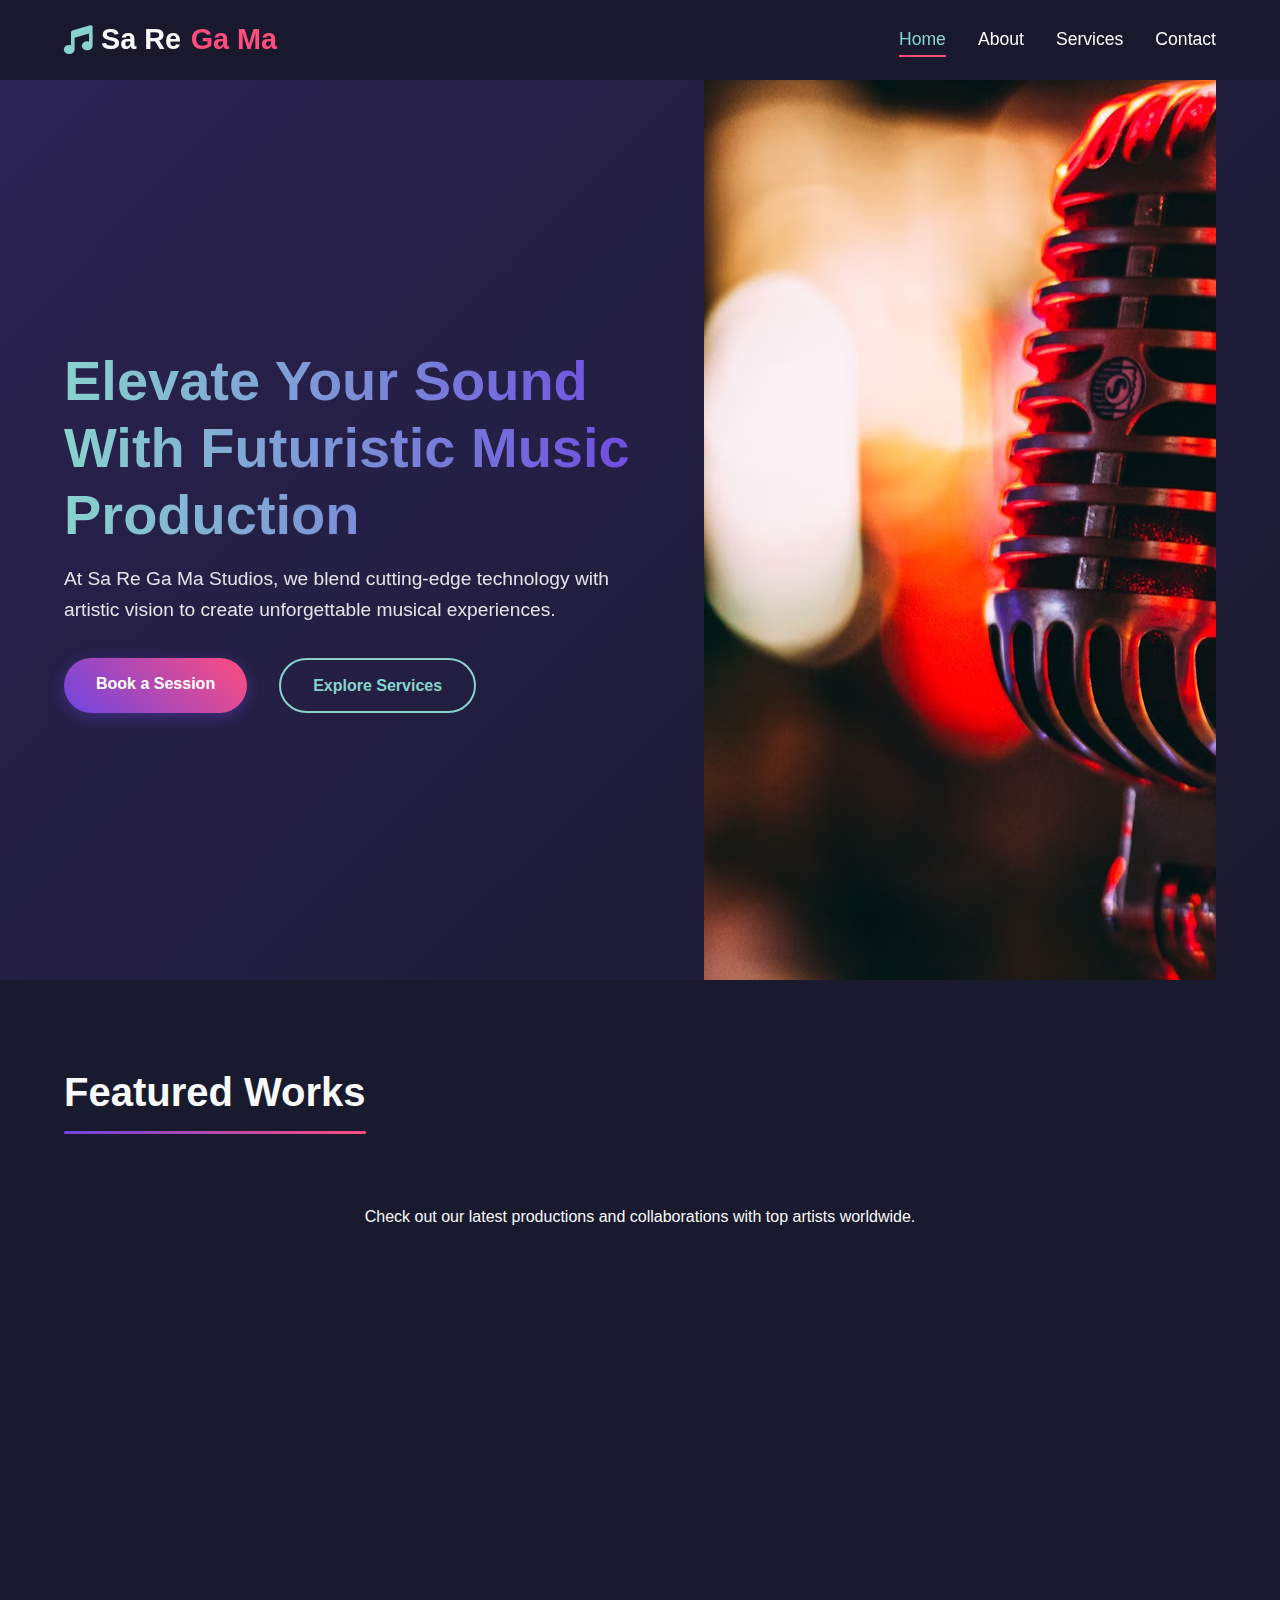
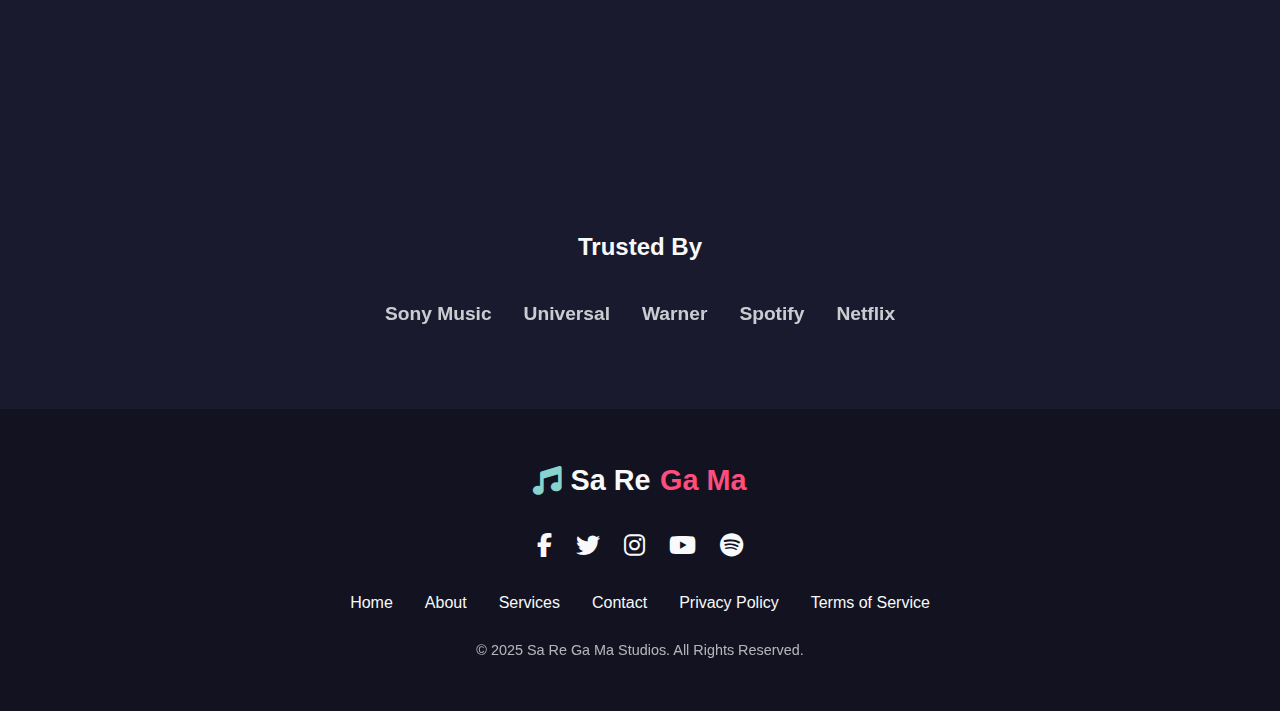
<file: index.html>
<!DOCTYPE html>
<html lang="en">
<head>
    <meta charset="UTF-8">
    <meta name="viewport" content="width=device-width, initial-scale=1.0">
    <title>Sa Re Ga Ma Studios | Futuristic Music Productions | London</title>
    <link rel="stylesheet" href="https://cdnjs.cloudflare.com/ajax/libs/font-awesome/6.5.0/css/all.min.css">
    <link rel="stylesheet" href="style.css">
    <script src="https://code.jquery.com/jquery-3.6.0.min.js"></script>
</head>
<body>
    <header>
        <a href="index.html" class="logo" aria-label="Sa Re Ga Ma Studios Home"><i class="fas fa-music" aria-hidden="true"></i>Sa Re <span>Ga Ma</span></a>
        <button class="menu-toggle" aria-label="Toggle navigation menu"><i class="fas fa-bars"></i></button>
        <nav>
            <ul>
                <li><a href="index.html" class="active">Home</a></li>
                <li><a href="about.html">About</a></li>
                <li><a href="services.html">Services</a></li>
                <li><a href="contact.html">Contact</a></li>
            </ul>
        </nav>
    </header>

    <main id="main-content">
        <section class="hero">
            <div class="hero-content">
                <h1>Elevate Your Sound With Futuristic Music Production</h1>
                <p>At Sa Re Ga Ma Studios, we blend cutting-edge technology with artistic vision to create unforgettable musical experiences.</p>
                <div class="hero-buttons">
                    <a href="contact.html" class="btn">Book a Session</a>
                    <a href="services.html" class="btn btn-outline">Explore Services</a>
                </div>
            </div>
            <div class="hero-image">
                <img src="images/index_photo.avif" alt="Professional music studio with mixing console and equipment">
            </div>
        </section>
        
        <section class="section">
            <h2 class="section-title">Featured Works</h2>
            <div style="text-align: center; margin-top: 2rem;">
                <p>Check out our latest productions and collaborations with top artists worldwide.</p>
            </div>
            
            <div class="works-grid">
                <div class="work-card">
                    <div class="work-image">
                        <img src="images/index_photo_1.avif" alt="Artist recording in studio">
                    </div>
                    <div class="work-info">
                        <h3>Midnight Dreams</h3>
                        <p>Electronic Pop Album</p>
                        <a href="#" class="play-btn"><i class="fas fa-play"></i> Listen Now</a>
                    </div>
                </div>
                
                <div class="work-card">
                    <div class="work-image">
                        <img src="images/index_photo_2.avif" alt="Music festival performance">
                    </div>
                    <div class="work-info">
                        <h3>Summer Beats</h3>
                        <p>Festival Mix Compilation</p>
                        <a href="#" class="play-btn"><i class="fas fa-play"></i> Listen Now</a>
                    </div>
                </div>
                
                <div class="work-card">
                    <div class="work-image">
                        <img src="images/index_photo_3.avif" alt="DJ performing live">
                    </div>
                    <div class="work-info">
                        <h3>Neon Nights</h3>
                        <p>DJ Mix Series</p>
                        <a href="#" class="play-btn"><i class="fas fa-play"></i> Listen Now</a>
                    </div>
                </div>
            </div>
        </section>
         
        <section class="section" style="margin-top: 2rem;">
            <h3 style="text-align: center; font-size: 1.5rem; margin-bottom: 2rem;">Trusted By</h3>
            <div style="display: flex; justify-content: center; flex-wrap: wrap; gap: 2rem; opacity: 0.8;">
                <span style="font-weight: 600; font-size: 1.2rem;">Sony Music</span>
                <span style="font-weight: 600; font-size: 1.2rem;">Universal</span>
                <span style="font-weight: 600; font-size: 1.2rem;">Warner</span>
                <span style="font-weight: 600; font-size: 1.2rem;">Spotify</span>
                <span style="font-weight: 600; font-size: 1.2rem;">Netflix</span>
            </div>
        </section>
    </main>

    <footer>
        <div class="footer-content">
            <div class="footer-logo">
                <a href="index.html" class="logo" aria-label="Sa Re Ga Ma Studios Home"><i class="fas fa-music" aria-hidden="true"></i>Sa Re <span>Ga Ma</span></a>
            </div>
            <div class="social-links">
                <a href="#" aria-label="Facebook"><i class="fab fa-facebook-f"></i></a>
                <a href="#" aria-label="Twitter"><i class="fab fa-twitter"></i></a>
                <a href="#" aria-label="Instagram"><i class="fab fa-instagram"></i></a>
                <a href="#" aria-label="YouTube"><i class="fab fa-youtube"></i></a>
                <a href="#" aria-label="Spotify"><i class="fab fa-spotify"></i></a>
            </div>
            <div class="footer-links">
                <a href="index.html">Home</a>
                <a href="about.html">About</a>
                <a href="services.html">Services</a>
                <a href="contact.html">Contact</a>
                <a href="#">Privacy Policy</a>
                <a href="#">Terms of Service</a>
            </div>
            <p class="copyright">© 2025 Sa Re Ga Ma Studios. All Rights Reserved.</p>
        </div>
    </footer>
    <script src="main.js"></script>
    
</body>
</html>
</file>
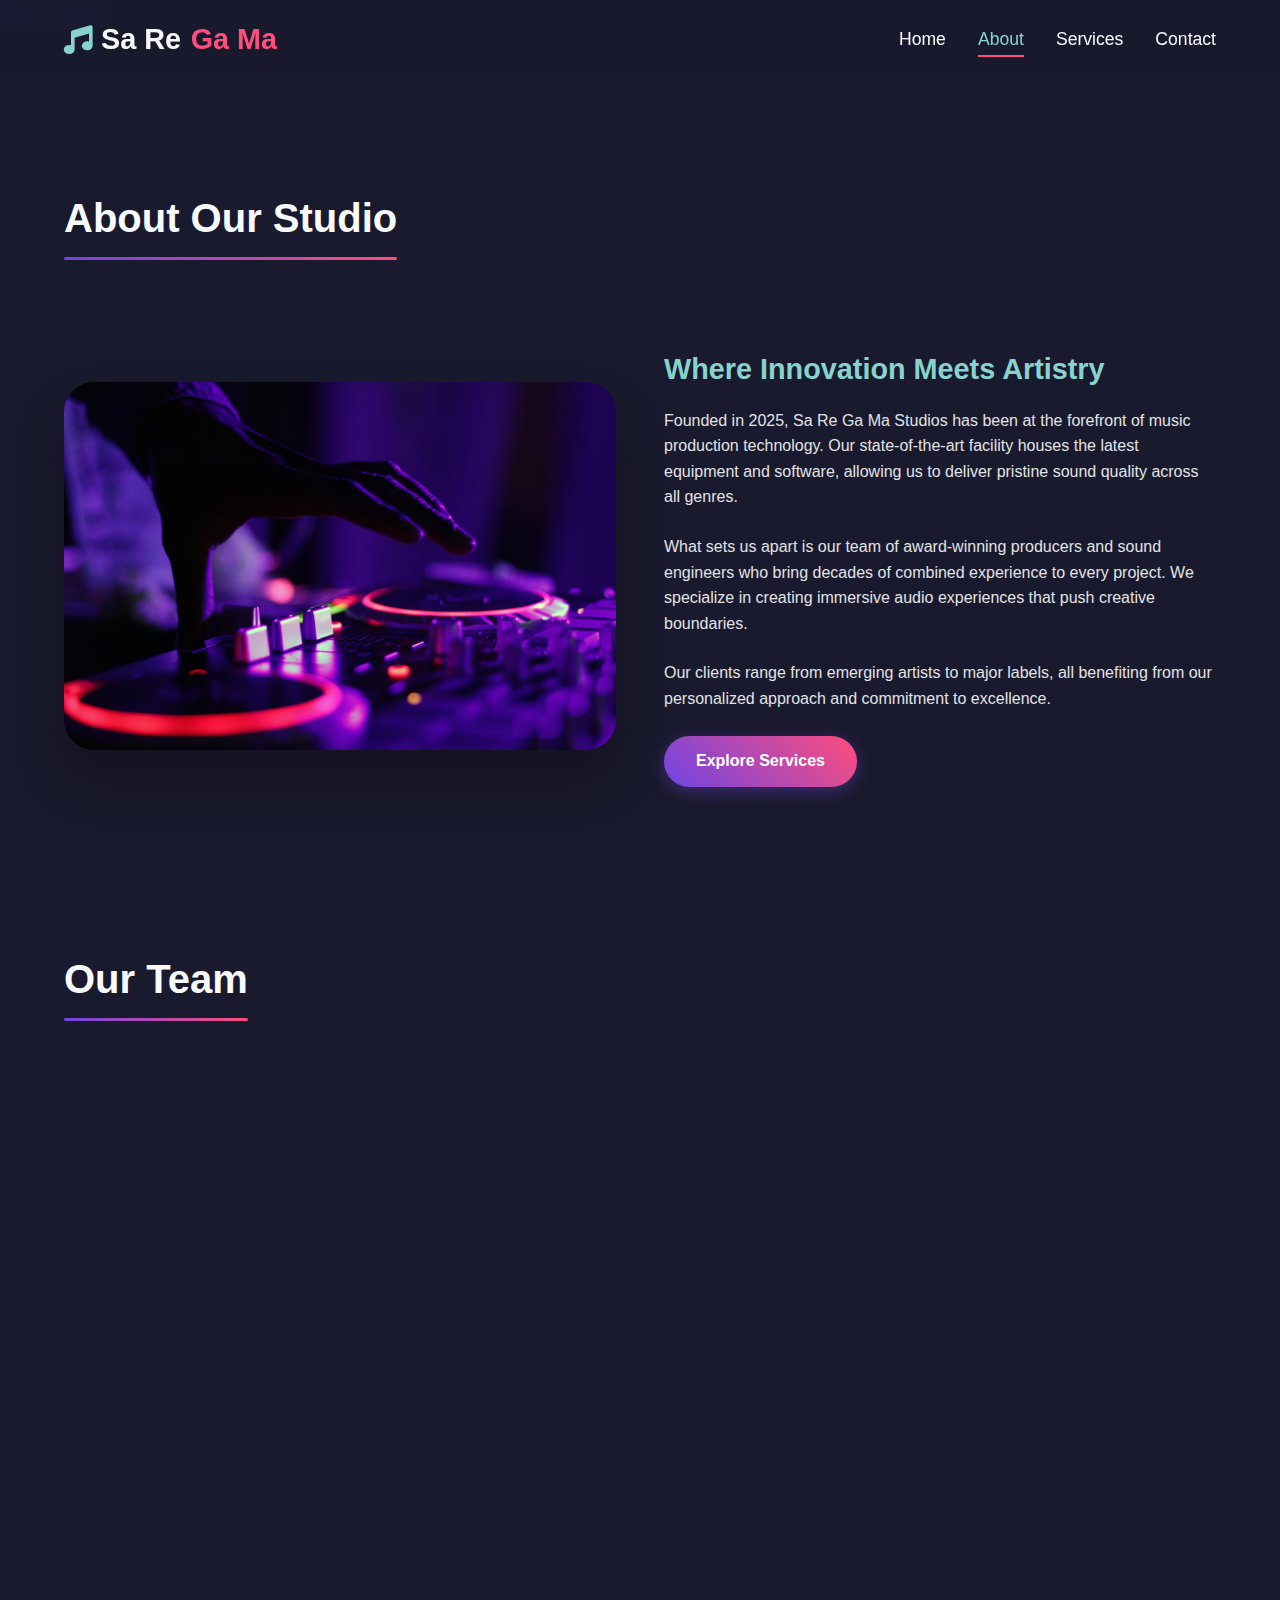
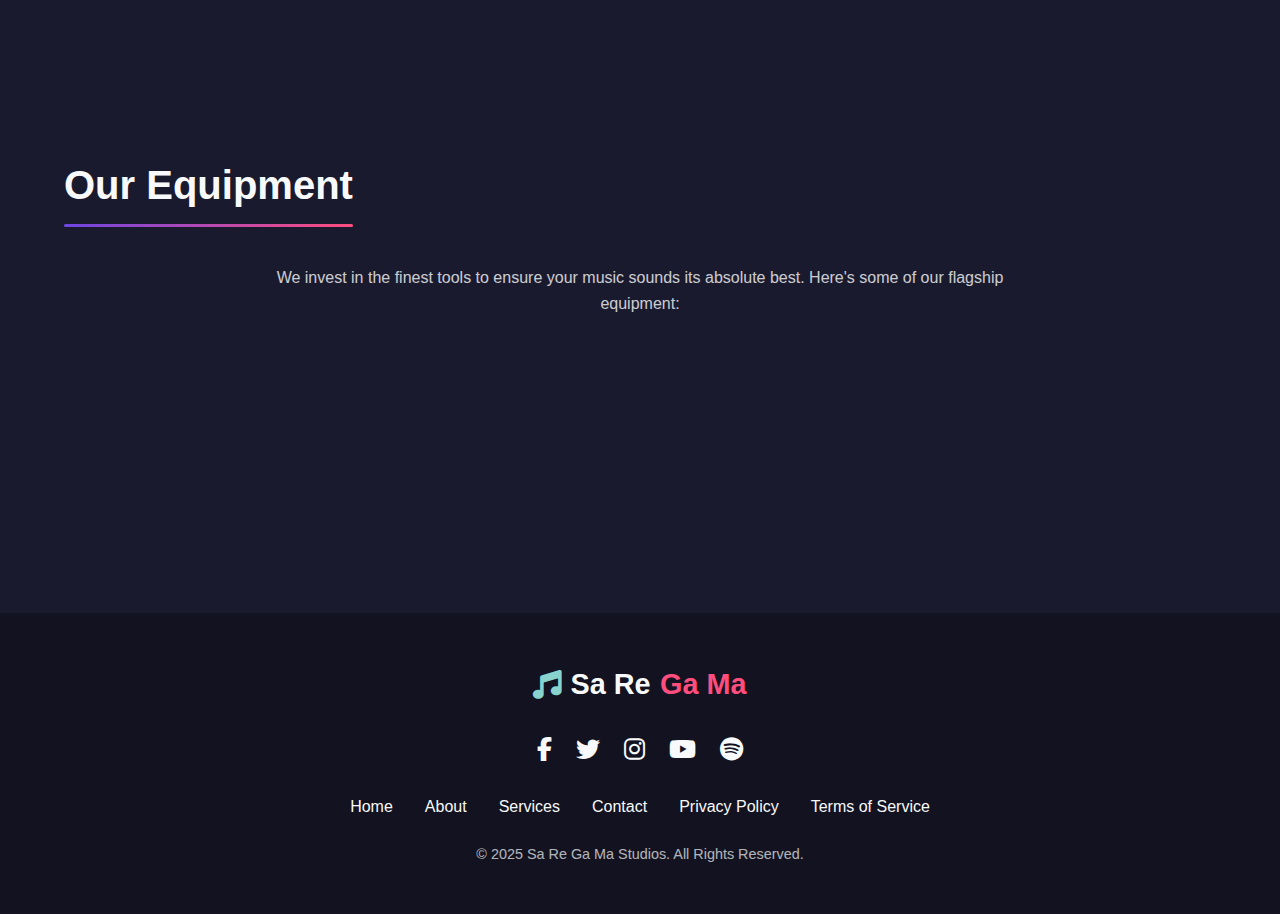
<file: about.html>
<!DOCTYPE html>
<html lang="en">
<head>
    <meta charset="UTF-8">
    <meta name="viewport" content="width=device-width, initial-scale=1.0">
    <title>About Sa Re Ga Ma Studios | Professional Music Production</title>
    <link rel="stylesheet" href="https://cdnjs.cloudflare.com/ajax/libs/font-awesome/6.4.0/css/all.min.css">
    <link rel="stylesheet" href="style.css">
    <script src="https://code.jquery.com/jquery-3.6.0.min.js"></script>
</head>
<body>
    <!-- Skip to Content Link -->
    <a href="#main-content" class="skip-link">Skip to Content</a>

    <!-- Header -->
    <header>
        <a href="index.html" class="logo" aria-label="Sa Re Ga Ma Studios Home"><i class="fas fa-music" aria-hidden="true"></i>Sa Re <span>Ga Ma</span></a>
        <button class="menu-toggle" aria-label="Toggle navigation menu"><i class="fas fa-bars"></i></button>
        <nav>
            <ul>
                <li><a href="index.html">Home</a></li>
                <li><a href="about.html" class="active">About</a></li>
                <li><a href="services.html">Services</a></li>
                <li><a href="contact.html">Contact</a></li>
            </ul>
        </nav>
    </header>

    <!-- Main Content -->
    <main id="main-content">
        <section class="section">
            <h2 class="section-title">About Our Studio</h2>
            <div class="about-content">
                <div class="about-image">
                    <img src="images/about_photo.avif" alt="Sa Re Ga Ma Studios interior with professional equipment">
                </div>
                <div class="about-text">
                    <h3>Where Innovation Meets Artistry</h3>
                    <p>Founded in 2025, Sa Re Ga Ma Studios has been at the forefront of music production technology. Our state-of-the-art facility houses the latest equipment and software, allowing us to deliver pristine sound quality across all genres.</p>
                    <p>What sets us apart is our team of award-winning producers and sound engineers who bring decades of combined experience to every project. We specialize in creating immersive audio experiences that push creative boundaries.</p>
                    <p>Our clients range from emerging artists to major labels, all benefiting from our personalized approach and commitment to excellence.</p>
                    <a href="services.html" class="btn">Explore Services</a>
                </div>
            </div>
        </section>
        
        <section class="section">
            <h3 class="section-title">Our Team</h3>
            <div class="team-grid">
                <div class="team-member">
                    <div class="member-image">
                        <img src="images\Mahesh.jpeg" alt="Mahesh Budha Shahi - Founder & Lead Producer">
                    </div>
                    <h3>Mahesh Budha Shahi</h3>
                    <p class="position">Founder & Lead Producer</p>
                    <p class="bio">5+ years in the music industry, specializing in electronic and world music fusion.</p>
                    <div class="social-links">
                        <a href="#" aria-label="Mahesh's Twitter"><i class="fab fa-twitter"></i></a>
                        <a href="#" aria-label="Mahesh's Instagram"><i class="fab fa-instagram"></i></a>
                        <a href="#" aria-label="Mahesh's LinkedIn"><i class="fab fa-linkedin"></i></a>
                    </div>
                </div>
                
                <div class="team-member">
                    <div class="member-image">
                        <img src="images\Rahi.jpeg" alt="MD Habib Ahmed Rahi - Head Sound Engineer">
                    </div>
                    <h3>MD Habib Ahmed Rahi</h3>
                    <p class="position">Head Sound Engineer</p>
                    <p class="bio">Expertise in acoustic treatment and spatial audio design for immersive experiences.</p>
                    <div class="social-links">
                        <a href="#" aria-label="Rahi's Twitter"><i class="fab fa-twitter"></i></a>
                        <a href="#" aria-label="Rahi's Instagram"><i class="fab fa-instagram"></i></a>
                        <a href="#" aria-label="Rahi's LinkedIn"><i class="fab fa-linkedin"></i></a>
                    </div>
                </div>
                
                <div class="team-member">
                    <div class="member-image">
                        <img src="images/Radwen.jpeg" alt="Md Radwen Ahmed Chowdhury - Composer & Arranger">
                    </div>
                    <h3>MD Radwen Ahmed Chowdhury</h3>
                    <p class="position">Composer & Arranger</p>
                    <p class="bio">Background in classical Indian and contemporary Western music theory.</p>
                    <div class="social-links">
                        <a href="#" aria-label="Radwen's Twitter"><i class="fab fa-twitter"></i></a>
                        <a href="#" aria-label="RadwenArjun's Instagram"><i class="fab fa-instagram"></i></a>
                        <a href="#" aria-label="Radwen's LinkedIn"><i class="fab fa-linkedin"></i></a>
                    </div>
                </div>
            </div>
        </section>
        
        <!-- Studio Equipment Section -->
        <section class="section">
            <h3 class="section-title">Our Equipment</h3>
            <p style="text-align: center; max-width: 800px; margin: 0 auto 2rem; opacity: 0.8;">
                We invest in the finest tools to ensure your music sounds its absolute best. Here's some of our flagship equipment:
            </p>
            
            <div class="equipment-grid">
                <div class="equipment-card">
                    <h3>Neumann U87 Ai</h3>
                    <p>Legendary studio condenser microphone for pristine vocal and instrument recording.</p>
                </div>
                
                <div class="equipment-card">
                    <h3>SSL Origin Mixer</h3>
                    <p>Analog mixing console with classic British console sound and modern workflow.</p>
                </div>
                
                <div class="equipment-card">
                    <h3>Genelec 8351B</h3>
                    <p>Smart Active Monitoring system with impeccable accuracy for critical listening.</p>
                </div>
                
                <div class="equipment-card">
                    <h3>Universal Audio Apollo X8</h3>
                    <p>High-resolution audio interface with real-time UAD processing.</p>
                </div>
            </div>
        </section>
    </main>

    <!-- Footer -->
    <footer>
        <div class="footer-content">
            <div class="footer-logo">
                <a href="index.html" class="logo" aria-label="Sa Re Ga Ma Studios Home"><i class="fas fa-music" aria-hidden="true"></i>Sa Re <span>Ga Ma</span></a>
            </div>
            <div class="social-links">
                <a href="#" aria-label="Facebook"><i class="fab fa-facebook-f"></i></a>
                <a href="#" aria-label="Twitter"><i class="fab fa-twitter"></i></a>
                <a href="#" aria-label="Instagram"><i class="fab fa-instagram"></i></a>
                <a href="#" aria-label="YouTube"><i class="fab fa-youtube"></i></a>
                <a href="#" aria-label="Spotify"><i class="fab fa-spotify"></i></a>
            </div>
            <div class="footer-links">
                <a href="index.html">Home</a>
                <a href="about.html">About</a>
                <a href="services.html">Services</a>
                <a href="contact.html">Contact</a>
                <a href="#">Privacy Policy</a>
                <a href="#">Terms of Service</a>
            </div>
            <p class="copyright">© 2025 Sa Re Ga Ma Studios. All Rights Reserved.</p>
        </div>
    </footer>

    <script src="main.js"></script>
</body>
</html>
</file>
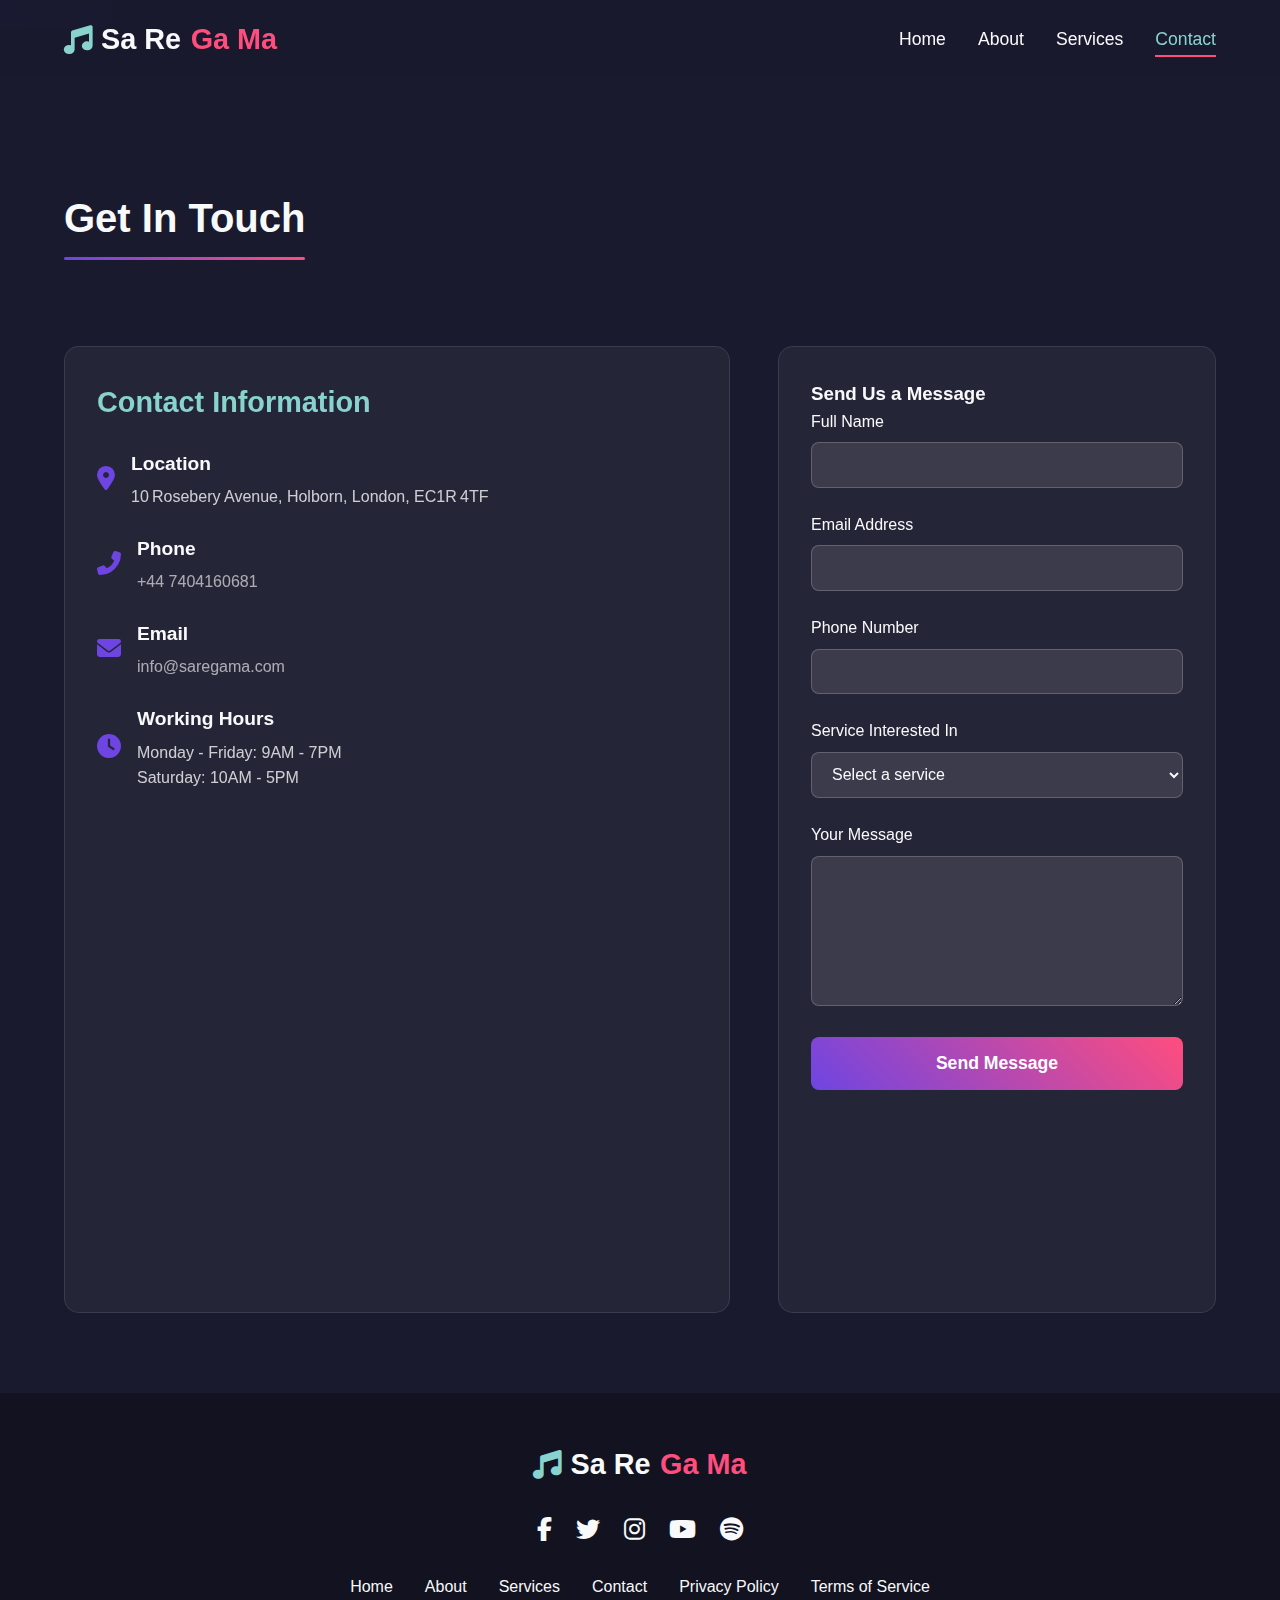
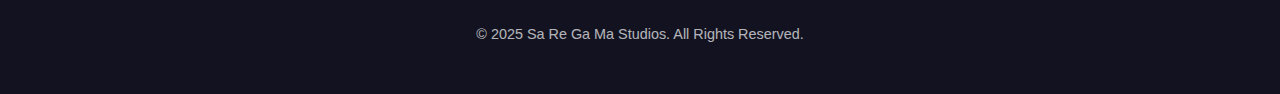
<file: contact.html>
<!DOCTYPE html>
<html lang="en">
<head>
    <meta charset="UTF-8">
    <meta name="viewport" content="width=device-width, initial-scale=1.0">
    <title>Contact | Sa Re Ga Ma Studios | Music Production & recording</title>
    <link rel="stylesheet" href="https://cdnjs.cloudflare.com/ajax/libs/font-awesome/6.4.0/css/all.min.css">
    <link rel="stylesheet" href="style.css">
    <script src="https://code.jquery.com/jquery-3.6.0.min.js"></script>
</head>
<body>
<!-- Skip to Content Link -->
    <a href="#main-content" class="skip-link">Skip to Content</a>

    <!-- Header -->
    <header>
        <a href="index.html" class="logo" aria-label="Sa Re Ga Ma Studios Home"><i class="fas fa-music" aria-hidden="true"></i>Sa Re <span>Ga Ma</span></a>
        <button class="menu-toggle" aria-label="Toggle navigation menu"><i class="fas fa-bars"></i></button>
        <nav>
            <ul>
                <li><a href="index.html">Home</a></li>
                <li><a href="about.html">About</a></li>
                <li><a href="services.html">Services</a></li>
                <li><a href="contact.html" class="active">Contact</a></li>
            </ul>
        </nav>
    </header>
     <!-- Main Content -->
    <main id="main-content">
        <section class="section">
            <h2 class="section-title">Get In Touch</h2>
            <div class="contact-container">
                <div class="contact-info">
                    <h3>Contact Information</h3>
                    <div class="contact-item">
                        <div class="contact-icon"><i class="fas fa-map-marker-alt"></i></div>
                        <div class="contact-text">
                            <h4>Location</h4>
                            <p>10 Rosebery Avenue, Holborn, London, EC1R 4TF </p>
                        </div>
                    </div>
                    <div class="contact-item">
                        <div class="contact-icon"><i class="fas fa-phone-alt"></i></div>
                        <div class="contact-text">
                            <h4>Phone</h4>
                            <p><a href="tel:+44 7404160681">+44 7404160681</a></p>
                        </div>
                    </div>
                    <div class="contact-item">
                        <div class="contact-icon"><i class="fas fa-envelope"></i></div>
                        <div class="contact-text">
                            <h4>Email</h4>
                            <p><a href="mailto:info@saregama.com">info@saregama.com</a></p>
                        </div>
                    </div>
                    <div class="contact-item">
                        <div class="contact-icon"><i class="fas fa-clock"></i></div>
                        <div class="contact-text">
                            <h4>Working Hours</h4>
                            <p>Monday - Friday: 9AM - 7PM<br>Saturday: 10AM - 5PM</p>
                        </div>
                    </div>
                    
                    <div style="margin-top: 2rem;">
                    <iframe
  width="600"
  height="450"
  frameborder="0"
  style="border:0"
  loading="lazy"
  allowfullscreen
  
src="https://www.google.com/maps/embed?pb=!1m18!1m12!1m3!1d2482.4898924399204!2d-0.11410432417697952!3d51.522573909595685!2m3!1f0!2f0!3f0!3m2!1i1024!2i768!4f13.1!3m3!1m2!1s0x48761b4ed4849d71%3A0x905ec2bd752b3aa8!2sQA%20Higher%20Education%20London%2C%20Rosebery%20Avenue!5e0!3m2!1sen!2suk!4v1754911767842!5m2!1sen!2suk" width="600" height="450" style="border:0;" allowfullscreen="" loading="lazy" referrerpolicy="no-referrer-when-downgrade">
</iframe>

                    </div>
                </div>
                <div class="contact-form">
                    <h3>Send Us a Message</h3>
                    <form id="contactForm">
                        <div class="form-group">
                            <label for="name">Full Name</label>
                            <input type="text" id="name" class="form-control" required aria-required="true">
                            <div class="error-message" id="nameError">Please enter your name</div>
                        </div>
                        <div class="form-group">
                            <label for="email">Email Address</label>
                            <input type="email" id="email" class="form-control" required aria-required="true">
                            <div class="error-message" id="emailError">Please enter a valid email address</div>
                        </div>
                        <div class="form-group">
                            <label for="phone">Phone Number</label>
                            <input type="tel" id="phone" class="form-control" aria-label="Phone number (optional)">
                            <div class="error-message" id="phoneError">Please enter a valid phone number</div>
                        </div>
                        <div class="form-group">
                            <label for="service">Service Interested In</label>
                            <select id="service" class="form-control" aria-label="Select service you're interested in">
                                <option value="">Select a service</option>
                                <option value="production">Music Production</option>
                                <option value="recording">Recording</option>
                                <option value="mixing">Mixing & Mastering</option>
                                <option value="scoring">Scoring for Media</option>
                                <option value="post">Audio Post-Production</option>
                                <option value="education">Music Education</option>
                            </select>
                        </div>
                        <div class="form-group">
                            <label for="message">Your Message</label>
                            <textarea id="message" class="form-control" required aria-required="true"></textarea>
                            <div class="error-message" id="messageError">Please enter your message</div>
                        </div>
                        <button type="submit" class="submit-btn">Send Message</button>
                        <div class="form-success" id="formSuccess">
                            <p>Thank you for your message! We'll get back to you soon.</p>
                        </div>
                    </form>
                </div>
            </div>
        </section>

        <!-- Footer -->
    <footer>
        <div class="footer-content">
            <div class="footer-logo">
                <a href="index.html" class="logo" aria-label="Sa Re Ga Ma Studios Home"><i class="fas fa-music" aria-hidden="true"></i>Sa Re <span>Ga Ma</span></a>
            </div>
            <div class="social-links">
                <a href="#" aria-label="Facebook"><i class="fab fa-facebook-f"></i></a>
                <a href="#" aria-label="Twitter"><i class="fab fa-twitter"></i></a>
                <a href="#" aria-label="Instagram"><i class="fab fa-instagram"></i></a>
                <a href="#" aria-label="YouTube"><i class="fab fa-youtube"></i></a>
                <a href="#" aria-label="Spotify"><i class="fab fa-spotify"></i></a>
            </div>
            <div class="footer-links">
                <a href="index.html">Home</a>
                <a href="about.html">About</a>
                <a href="services.html">Services</a>
                <a href="contact.html">Contact</a>
                <a href="#">Privacy Policy</a>
                <a href="#">Terms of Service</a>
            </div>
            <p class="copyright">© 2025 Sa Re Ga Ma Studios. All Rights Reserved.</p>
        </div>
    </footer>
    <script src="main.js"></script>
    
</body>
</html>
</file>
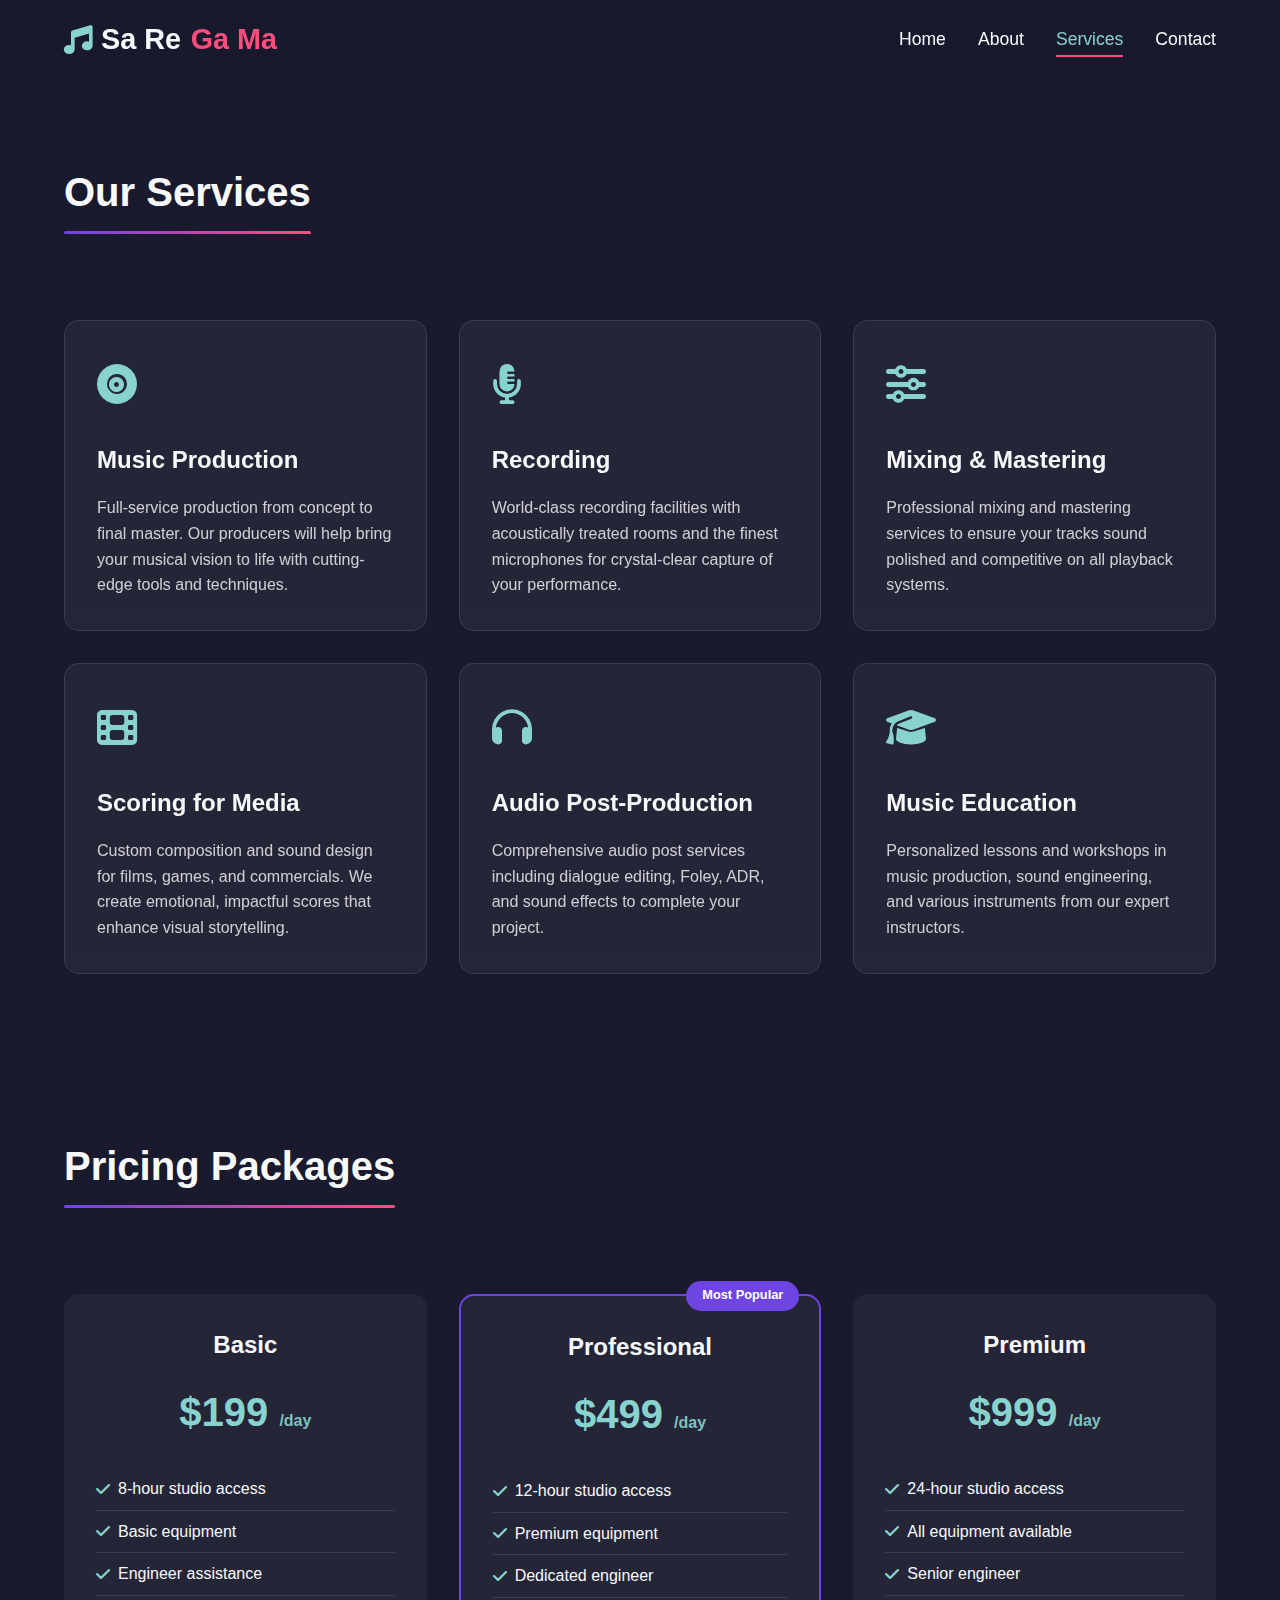
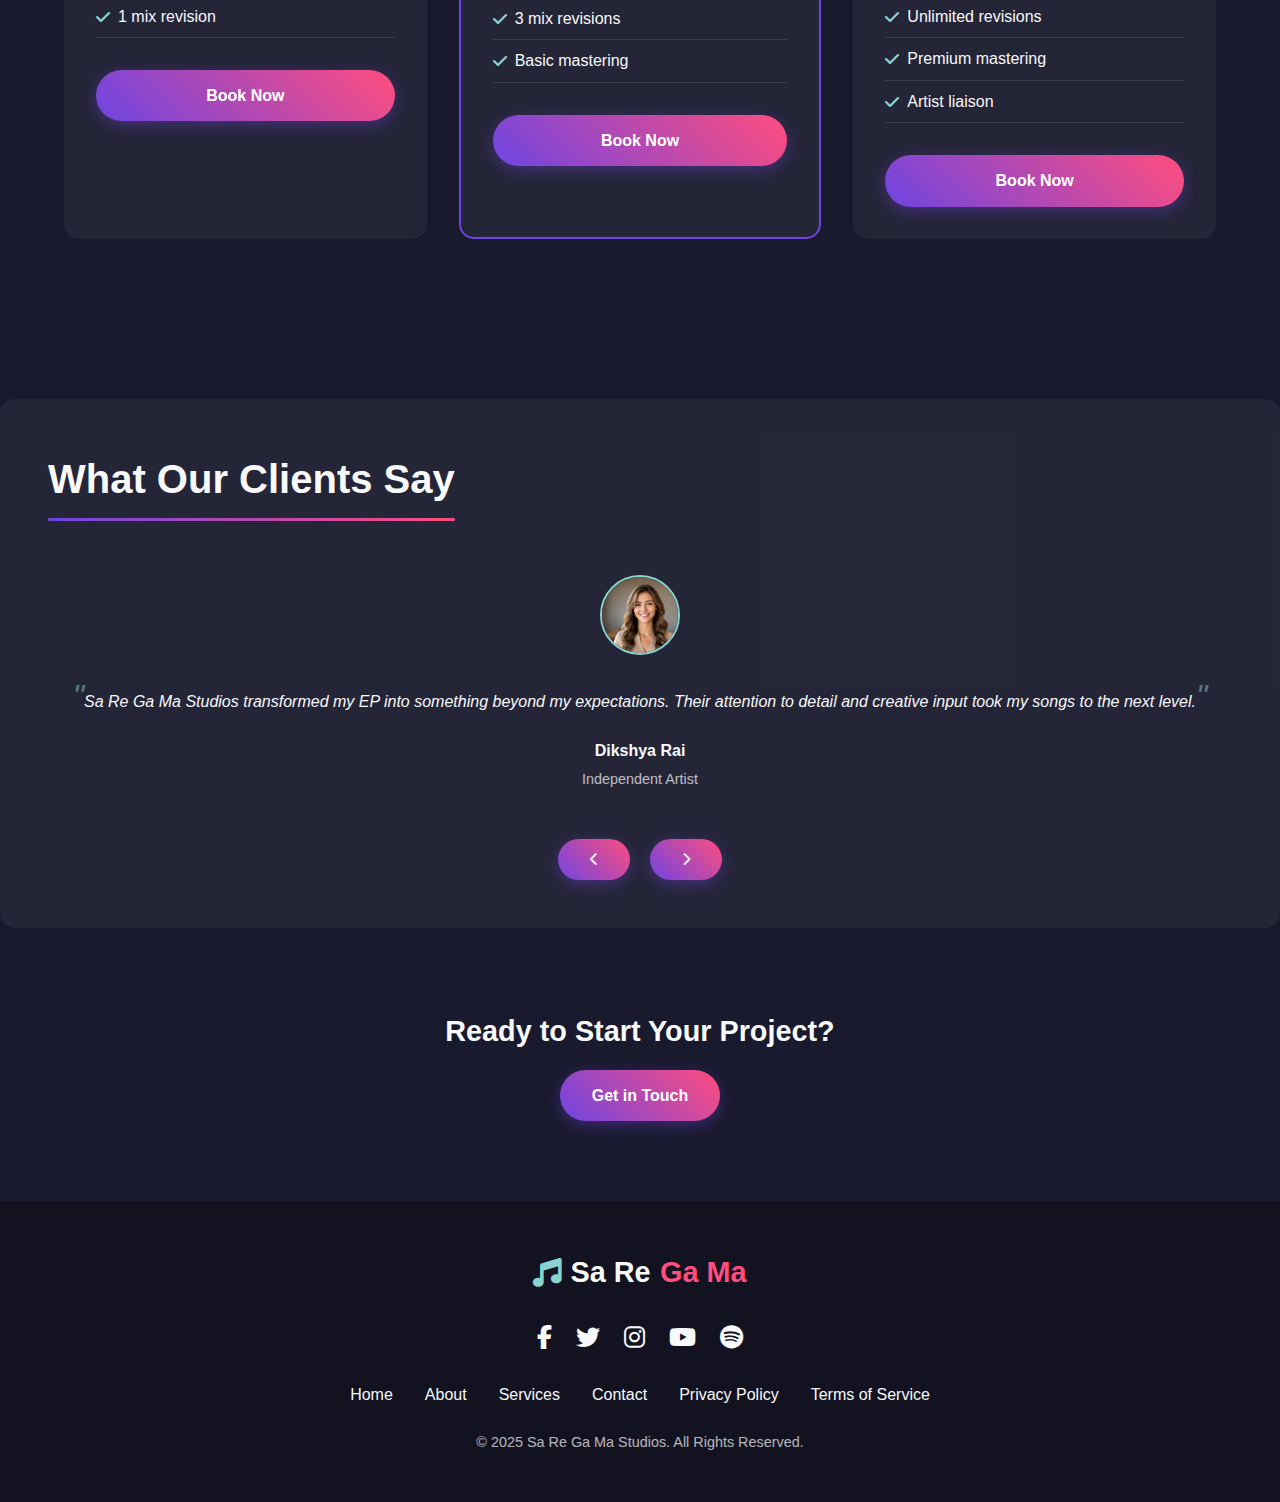
<file: services.html>
<!DOCTYPE html>
<html lang="en">
<head>
    <meta charset="UTF-8">
    <meta name="viewport" content="width=device-width, initial-scale=1.0">
    <title>Services | Sa Re Ga Ma Studios | Music Production & recording</title>
    <link rel="stylesheet" href="https://cdnjs.cloudflare.com/ajax/libs/font-awesome/6.5.0/css/all.min.css">
    <link rel="stylesheet" href="style.css">
    <script src="https://code.jquery.com/jquery-3.6.0.min.js"></script>
</head>
<body>
    <header>
        <a href="index.html" class="logo" aria-label="Sa Re Ga Ma Studios Home"><i class="fas fa-music" aria-hidden="true"></i>Sa Re <span>Ga Ma</span></a>
        <button class="menu-toggle" aria-label="Toggle navigation menu"><i class="fas fa-bars"></i></button>
        <nav>
            <ul>
                <li><a href="index.html">Home</a></li>
                <li><a href="about.html">About</a></li>
                <li><a href="services.html" class="active">Services</a></li>
                <li><a href="contact.html">Contact</a></li>
            </ul>
        </nav>
    </header>

    <main id="main-content">
        <section class="section">
            <h2 class="section-title">Our Services</h2>
            <div class="services-grid">
                <div class="service-card">
                    <div class="service-icon"><i class="fas fa-record-vinyl"></i></div>
                    <h3>Music Production</h3>
                    <p>Full-service production from concept to final master. Our producers will help bring your musical vision to life with cutting-edge tools and techniques.</p>
                </div>
                <div class="service-card">
                    <div class="service-icon"><i class="fas fa-microphone-alt"></i></div>
                    <h3>Recording</h3>
                    <p>World-class recording facilities with acoustically treated rooms and the finest microphones for crystal-clear capture of your performance.</p>
                </div>
                <div class="service-card">
                    <div class="service-icon"><i class="fas fa-sliders-h"></i></div>
                    <h3>Mixing & Mastering</h3>
                    <p>Professional mixing and mastering services to ensure your tracks sound polished and competitive on all playback systems.</p>
                </div>
                <div class="service-card">
                    <div class="service-icon"><i class="fas fa-film"></i></div>
                    <h3>Scoring for Media</h3>
                    <p>Custom composition and sound design for films, games, and commercials. We create emotional, impactful scores that enhance visual storytelling.</p>
                </div>
                <div class="service-card">
                    <div class="service-icon"><i class="fas fa-headphones"></i></div>
                    <h3>Audio Post-Production</h3>
                    <p>Comprehensive audio post services including dialogue editing, Foley, ADR, and sound effects to complete your project.</p>
                </div>
                <div class="service-card">
                    <div class="service-icon"><i class="fas fa-graduation-cap"></i></div>
                    <h3>Music Education</h3>
                    <p>Personalized lessons and workshops in music production, sound engineering, and various instruments from our expert instructors.</p>
                </div>
            </div>
        </section>

        <section class="section">
            <h3 class="section-title">Pricing Packages</h3>
            
            <div class="pricing-grid">
                <div class="pricing-card">
                    <h3>Basic</h3>
                    <div class="price">$199 <span>/day</span></div>
                    <ul class="features">
                        <li><i class="fas fa-check"></i> 8-hour studio access</li>
                        <li><i class="fas fa-check"></i> Basic equipment</li>
                        <li><i class="fas fa-check"></i> Engineer assistance</li>
                        <li><i class="fas fa-check"></i> 1 mix revision</li>
                    </ul>
                    <a href="contact.html" class="btn" style="width: 100%;">Book Now</a>
                </div>
                
                <div class="pricing-card popular">
                    <div class="popular-badge">Most Popular</div>
                    <h3>Professional</h3>
                    <div class="price">$499 <span>/day</span></div>
                    <ul class="features">
                        <li><i class="fas fa-check"></i> 12-hour studio access</li>
                        <li><i class="fas fa-check"></i> Premium equipment</li>
                        <li><i class="fas fa-check"></i> Dedicated engineer</li>
                        <li><i class="fas fa-check"></i> 3 mix revisions</li>
                        <li><i class="fas fa-check"></i> Basic mastering</li>
                    </ul>
                    <a href="contact.html" class="btn" style="width: 100%;">Book Now</a>
                </div>
                
                <div class="pricing-card">
                    <h3>Premium</h3>
                    <div class="price">$999 <span>/day</span></div>
                    <ul class="features">
                        <li><i class="fas fa-check"></i> 24-hour studio access</li>
                        <li><i class="fas fa-check"></i> All equipment available</li>
                        <li><i class="fas fa-check"></i> Senior engineer</li>
                        <li><i class="fas fa-check"></i> Unlimited revisions</li>
                        <li><i class="fas fa-check"></i> Premium mastering</li>
                        <li><i class="fas fa-check"></i> Artist liaison</li>
                    </ul>
                    <a href="contact.html" class="btn" style="width: 100%;">Book Now</a>
                </div>
            </div>
        </section>
        
        <section class="testimonials">
            <h3 class="section-title">What Our Clients Say</h3>
            
            <div class="testimonial-slider">
                <div class="testimonial-slide"></div>
            </div>
            
            <div style="text-align: center; margin-top: 2rem;">
                <button class="btn" style="margin: 0 0.5rem;"><i class="fas fa-chevron-left"></i></button>
                <button class="btn" style="margin: 0 0.5rem;"><i class="fas fa-chevron-right"></i></button>
            </div>
        </section>
        
        <section class="section" style="text-align: center;">
            <h3 style="font-size: 1.8rem; margin-bottom: 1rem;">Ready to Start Your Project?</h3>
            <a href="contact.html" class="btn">Get in Touch</a>
        </section>
    </main>

    <footer>
        <div class="footer-content">
            <div class="footer-logo">
                <a href="index.html" class="logo" aria-label="Sa Re Ga Ma Studios Home"><i class="fas fa-music" aria-hidden="true"></i>Sa Re <span>Ga Ma</span></a>
            </div>
            <div class="social-links">
                <a href="#" aria-label="Facebook"><i class="fab fa-facebook-f"></i></a>
                <a href="#" aria-label="Twitter"><i class="fab fa-twitter"></i></a>
                <a href="#" aria-label="Instagram"><i class="fab fa-instagram"></i></a>
                <a href="#" aria-label="YouTube"><i class="fab fa-youtube"></i></a>
                <a href="#" aria-label="Spotify"><i class="fab fa-spotify"></i></a>
            </div>
            <div class="footer-links">
                <a href="index.html">Home</a>
                <a href="about.html">About</a>
                <a href="services.html">Services</a>
                <a href="contact.html">Contact</a>
                <a href="#">Privacy Policy</a>
                <a href="#">Terms of Service</a>
            </div>
            <p class="copyright">© 2025 Sa Re Ga Ma Studios. All Rights Reserved.</p>
        </div>
    </footer>
    <script src="main.js"></script>

</body>
</html>
</file>
<file: style.css>
:root {
    --primary: #6e45e2;
    --secondary: #88d3ce;
    --dark: #1a1a2e;
    --light: #f8f9fa;
    --accent: #ff4d7e;
    --transition: all 0.3s ease;
}

* {
    margin: 0;
    padding: 0;
    box-sizing: border-box;
}

body {
    background-color: var(--dark);
    color: var(--light);
    overflow-x: hidden;
    font-family: 'Poppins', 'Segoe UI', Tahoma, Geneva, Verdana, sans-serif;
    line-height: 1.6;
}

/* Navigation */
header {
    position: fixed;
    top: 0;
    width: 100%;
    z-index: 1000;
    background: rgba(26, 26, 46, 0.9);
    backdrop-filter: blur(10px);
    padding: 1rem 5%;
    display: flex;
    justify-content: space-between;
    align-items: center;
    transition: var(--transition);
}

.logo {
    display: flex;
    align-items: center;
    font-size: 1.8rem;
    font-weight: 700;
    color: var(--light);
    text-decoration: none;
}

.logo span {
    color: var(--accent);
    margin-left: 0.6rem;
}

.logo i {
    margin-right: 0.5rem;
    color: var(--secondary);
}

nav ul {
    display: flex;
    list-style: none;
}

nav ul li {
    margin-left: 2rem;
}

nav ul li a {
    color: var(--light);
    text-decoration: none;
    font-weight: 500;
    font-size: 1.1rem;
    transition: var(--transition);
    position: relative;
    padding: 0.5rem 0;
}

nav ul li a:focus {
    outline: 2px solid var(--secondary);
    outline-offset: 4px;
}

nav ul li a::after {
    content: '';
    position: absolute;
    bottom: 0;
    left: 0;
    width: 0;
    height: 2px;
    background: var(--accent);
    transition: width 0.3s ease;
}

nav ul li a:hover::after,
nav ul li a:focus::after {
    width: 100%;
}

nav ul li a:hover {
    color: var(--secondary);
}

nav ul li a.active {
    color: var(--secondary);
}

nav ul li a.active::after {
    width: 100%;
}

.menu-toggle {
    display: none;
    cursor: pointer;
    font-size: 1.5rem;
    background: none;
    border: none;
    color: var(--light);
}

/* Page Content */
main {
    padding-top: 80px;
}

.section {
    padding: 5rem 5%;
}

.section-title {
    text-align: center;
    margin-bottom: 3rem;
    font-size: 2.5rem;
    position: relative;
    display: inline-block;
}

.section-title::after {
    content: '';
    position: absolute;
    bottom: -10px;
    left: 0;
    width: 100%;
    height: 3px;
    background: linear-gradient(to right, var(--primary), var(--accent));
    border-radius: 3px;
}

.btn {
    display: inline-block;
    padding: 0.8rem 2rem;
    background: linear-gradient(45deg, var(--primary), var(--accent));
    color: white;
    border: none;
    border-radius: 50px;
    font-weight: 600;
    text-decoration: none;
    cursor: pointer;
    transition: var(--transition);
    box-shadow: 0 4px 15px rgba(110, 69, 226, 0.4);
}

.btn:hover,
.btn:focus {
    transform: translateY(-3px);
    box-shadow: 0 6px 20px rgba(110, 69, 226, 0.6);
    outline: none;
}

.btn-outline {
    background: transparent;
    border: 2px solid var(--secondary);
    color: var(--secondary);
    box-shadow: none;
    margin-left: 1rem;
}

.btn-outline:hover {
    background: var(--secondary);
    color: var(--dark);
}

/* Top Section */
.hero {
    height: 100vh;
    display: flex;
    align-items: center;
    padding: 0 5%;
    position: relative;
    overflow: hidden;
}

.hero::before {
    content: '';
    position: absolute;
    top: 0;
    left: 0;
    width: 100%;
    height: 100%;
    background: linear-gradient(135deg, rgba(110, 69, 226, 0.2) 0%, rgba(26, 26, 46, 0.9) 100%);
    z-index: -1;
}

.hero-content {
    max-width: 600px;
}

.hero h1 {
    font-size: 3.5rem;
    margin-bottom: 1rem;
    line-height: 1.2;
    background: linear-gradient(to right, var(--secondary), var(--primary));
    -webkit-background-clip: text;
    background-clip: text;
    -webkit-text-fill-color: transparent;
}

.hero p {
    font-size: 1.2rem;
    margin-bottom: 2rem;
    opacity: 0.9;
}

.hero-buttons {
    display: flex;
    flex-wrap: wrap;
    gap: 1rem;
}

.hero-image {
    position: absolute;
    right: 5%;
    top: 50%;
    transform: translateY(-50%);
    width: 40%;
    max-width: 600px;
    animation: float 6s ease-in-out infinite;
    border-radius: 15px;
    overflow: hidden;
}

/* Featured Works Section */
.works-grid {
    display: grid;
    grid-template-columns: repeat(auto-fit, minmax(300px, 1fr));
    gap: 2rem;
    margin-top: 3rem;
}

.work-card {
    background: rgba(255, 255, 255, 0.05);
    border-radius: 15px;
    overflow: hidden;
    transition: var(--transition);
}

.work-card:hover {
    transform: translateY(-5px);
    box-shadow: 0 10px 25px rgba(0, 0, 0, 0.3);
}

.work-image {
    position: relative;
    padding-top: 56.25%; /* 16:9 aspect ratio */
    overflow: hidden;
}

.work-image img {
    position: absolute;
    top: 0;
    left: 0;
    width: 100%;
    height: 100%;
    object-fit: cover;
    transition: transform 0.5s ease;
}

.work-card:hover .work-image img {
    transform: scale(1.05);
}

.work-info {
    padding: 1.5rem;
}

.work-info h3 {
    font-size: 1.3rem;
    margin-bottom: 0.5rem;
}

.work-info p {
    opacity: 0.8;
    font-size: 0.9rem;
    margin-bottom: 1rem;
}

.play-btn {
    display: inline-flex;
    align-items: center;
    color: var(--secondary);
    text-decoration: none;
    font-weight: 500;
}

.play-btn i {
    margin-right: 0.5rem;
}

/* Services Page */
.services-grid {
    display: grid;
    grid-template-columns: repeat(auto-fit, minmax(300px, 1fr));
    gap: 2rem;
    margin-top: 3rem;
}

.service-card {
    background: rgba(255, 255, 255, 0.05);
    border-radius: 15px;
    padding: 2rem;
    transition: var(--transition);
    backdrop-filter: blur(10px);
    border: 1px solid rgba(255, 255, 255, 0.1);
}

.service-card:hover {
    transform: translateY(-10px);
    box-shadow: 0 15px 30px rgba(0, 0, 0, 0.3);
    border-color: var(--primary);
}

.service-icon {
    font-size: 2.5rem;
    margin-bottom: 1.5rem;
    color: var(--secondary);
}

.service-card h3 {
    font-size: 1.5rem;
    margin-bottom: 1rem;
}

.service-card p {
    opacity: 0.8;
    line-height: 1.6;
}

/* Pricing Section */
.pricing-grid {
    display: grid;
    grid-template-columns: repeat(auto-fit, minmax(300px, 1fr));
    gap: 2rem;
    margin-top: 3rem;
}

.pricing-card {
    background: rgba(255, 255, 255, 0.05);
    border-radius: 15px;
    padding: 2rem;
    text-align: center;
    transition: var(--transition);
}

.pricing-card.popular {
    border: 2px solid var(--primary);
    position: relative;
}

.popular-badge {
    position: absolute;
    top: -15px;
    right: 20px;
    background: var(--primary);
    color: white;
    padding: 0.3rem 1rem;
    border-radius: 20px;
    font-size: 0.8rem;
    font-weight: 600;
}

.pricing-card h3 {
    font-size: 1.5rem;
    margin-bottom: 1rem;
}

.price {
    font-size: 2.5rem;
    font-weight: 700;
    margin-bottom: 1.5rem;
    color: var(--secondary);
}

.price span {
    font-size: 1rem;
    opacity: 0.9;
}

.features {
    margin-bottom: 2rem;
    text-align: left;
}

.features li {
    list-style: none;
    padding: 0.5rem 0;
    border-bottom: 1px solid rgba(255, 255, 255, 0.1);
    display: flex;
    align-items: center;
}

.features li i {
    margin-right: 0.5rem;
    color: var(--secondary);
}

/* Testimonials Section */
.testimonials {
    margin-top: 5rem;
    background: rgba(255, 255, 255, 0.05);
    padding: 3rem;
    border-radius: 15px;
}

.testimonial-slider {
    position: relative;
    overflow: hidden;
}

.testimonial-slide {
    padding: 1rem;
    text-align: center;
}

.client-image {
    width: 80px;
    height: 80px;
    border-radius: 50%;
    margin: 0 auto 1rem;
    overflow: hidden;
    border: 2px solid var(--secondary);
}

.client-image img {
    width: 100%;
    height: 100%;
    object-fit: cover;
}

.testimonial-text {
    font-style: italic;
    margin-bottom: 1rem;
    position: relative;
}

.testimonial-text::before,
.testimonial-text::after {
    content: '"';
    font-size: 2rem;
    color: var(--secondary);
    opacity: 0.5;
}

.client-name {
    font-weight: 600;
    margin-bottom: 0.3rem;
}

.client-role {
    opacity: 0.7;
    font-size: 0.9rem;
}

/* About Page */
.about-content {
    display: flex;
    align-items: center;
    gap: 3rem;
    margin-top: 3rem;
}

.about-image {
    flex: 1;
    border-radius: 30px;
    overflow: hidden;
    box-shadow: 0 30px 50px rgba(0, 0, 0, 0.3);
    transform: perspective(1000px) rotateY(-10deg);
    transition: var(--transition);
}

.about-image:hover {
    transform: perspective(1000px) rotateY(0deg);
}

.about-image img {
    width: 100%;
    height: auto;
    display: block;
}

.about-text {
    flex: 1;
}

.about-text h3 {
    font-size: 1.8rem;
    margin-bottom: 1rem;
    color: var(--secondary);
}

.about-text p {
    margin-bottom: 1.5rem;
    line-height: 1.6;
    opacity: 0.9;
}

/* Team Section */
.team-grid {
    display: grid;
    grid-template-columns: repeat(auto-fit, minmax(250px, 1fr));
    gap: 2rem;
    margin-top: 3rem;
}

.team-member {
    background: rgba(255, 255, 255, 0.05);
    border-radius: 15px;
    padding: 2rem;
    text-align: center;
    transition: var(--transition);
}

.team-member:hover {
    transform: translateY(-10px);
    background: rgba(255, 255, 255, 0.1);
}

.member-image {
    width: 150px;
    height: 150px;
    border-radius: 50%;
    margin: 0 auto 1.5rem;
    overflow: hidden;
    border: 3px solid var(--primary);
}

.member-image img {
    width: 100%;
    height: 100%;
    object-fit: cover;
}

.team-member h3 {
    font-size: 1.3rem;
    margin-bottom: 0.5rem;
}

.team-member p.position {
    color: var(--secondary);
    font-weight: 500;
    margin-bottom: 1rem;
}

.team-member p.bio {
    font-size: 0.9rem;
    opacity: 0.8;
    margin-bottom: 1.5rem;
}

.social-links {
    display: flex;
    justify-content: center;
    gap: 1rem;
}

.social-links a {
    color: var(--light);
    font-size: 1.2rem;
    transition: var(--transition);
}

.social-links a:hover {
    color: var(--secondary);
}

/* Studio Equipment Section */
.equipment-grid {
    display: grid;
    grid-template-columns: repeat(auto-fit, minmax(250px, 1fr));
    gap: 2rem;
    margin-top: 3rem;
}

.equipment-card {
    background: rgba(255, 255, 255, 0.05);
    border-radius: 15px;
    padding: 1.5rem;
    transition: var(--transition);
}

.equipment-card:hover {
    transform: translateY(-5px);
    background: rgba(255, 255, 255, 0.1);
}

.equipment-card h3 {
    font-size: 1.3rem;
    margin-bottom: 0.5rem;
    color: var(--secondary);
}

.equipment-card p {
    opacity: 0.8;
    font-size: 0.9rem;
}

/* Footer */
footer {
    background: rgba(0, 0, 0, 0.3);
    padding: 3rem 5%;
    text-align: center;
}

.footer-content {
    display: flex;
    flex-direction: column;
    align-items: center;
}

.footer-logo {
    margin-bottom: 1.5rem;
}

.social-links {
    display: flex;
    gap: 1.5rem;
    margin-bottom: 1.5rem;
}

.social-links a {
    color: var(--light);
    font-size: 1.5rem;
    transition: var(--transition);
}

.social-links a:hover {
    color: var(--secondary);
    transform: translateY(-3px);
}

.footer-links {
    display: flex;
    gap: 2rem;
    margin-bottom: 1.5rem;
    flex-wrap: wrap;
    justify-content: center;
}

.footer-links a {
    color: var(--light);
    text-decoration: none;
    transition: var(--transition);
}

.footer-links a:hover {
    color: var(--secondary);
}

.copyright {
    opacity: 0.7;
    font-size: 0.9rem;
}

/* Radwen: CSS Code for contact us page */

.contact-container {
    display: flex;
    gap: 3rem;
    margin-top: 3rem;
}

.contact-info {
    flex: 1;
    background: rgba(255, 255, 255, 0.05);
    padding: 2rem;
    border-radius: 15px;
    backdrop-filter: blur(10px);
    border: 1px solid rgba(255, 255, 255, 0.1);
}

.contact-info h3 {
    font-size: 1.8rem;
    margin-bottom: 1.5rem;
    color: var(--secondary);
}

.contact-item {
    display: flex;
    align-items: center;
    margin-bottom: 1.5rem;
}

.contact-icon {
    font-size: 1.5rem;
    margin-right: 1rem;
    color: var(--primary);
}

.contact-text h4 {
    font-size: 1.2rem;
    margin-bottom: 0.3rem;
}

.contact-text p, .contact-text a {
    opacity: 0.8;
    color: var(--light);
    text-decoration: none;
    transition: var(--transition);
}

.contact-text a:hover {
    color: var(--secondary);
}

.contact-form {
    flex: 1;
    background: rgba(255, 255, 255, 0.05);
    padding: 2rem;
    border-radius: 15px;
    backdrop-filter: blur(10px);
    border: 1px solid rgba(255, 255, 255, 0.1);
}

.form-group {
    margin-bottom: 1.5rem;
}

.form-group label {
    display: block;
    margin-bottom: 0.5rem;
    font-weight: 500;
}

.form-control {
    width: 100%;
    padding: 0.8rem 1rem;
    background: rgba(255, 255, 255, 0.1);
    border: 1px solid rgba(255, 255, 255, 0.2);
    border-radius: 8px;
    color: var(--light);
    font-size: 1rem;
    transition: var(--transition);
}

.form-control:focus {
    outline: none;
    border-color: var(--primary);
    background: rgba(49, 45, 45, 0.865);
}

textarea.form-control {
    min-height: 150px;
    resize: vertical;
}

.error-message {
    color: var(--accent);
    font-size: 0.9rem;
    margin-top: 0.3rem;
    display: none;
}

.submit-btn {
    width: 100%;
    padding: 1rem;
    background: linear-gradient(45deg, var(--primary), var(--accent));
    color: white;
    border: none;
    border-radius: 8px;
    font-weight: 600;
    font-size: 1.1rem;
    cursor: pointer;
    transition: var(--transition);
}

.submit-btn:hover {
    transform: translateY(-3px);
    box-shadow: 0 6px 20px rgba(110, 69, 226, 0.6);
}

.form-success {
    display: none;
    padding: 1rem;
    background: rgba(136, 211, 206, 0.2);
    border: 1px solid var(--secondary);
    border-radius: 8px;
    margin-top: 1.5rem;
    text-align: center;
}

/* Animations */
@keyframes fadeIn {
    from { opacity: 0; }
    to { opacity: 1; }
}

@keyframes fadeInUp {
    from {
        opacity: 0;
        transform: translateY(20px);
    }
    to {
        opacity: 1;
        transform: translateY(0);
    }
}

@keyframes float {
    0% {
        transform: translateY(-50%) translateX(0);
    }
    50% {
        transform: translateY(-50%) translateX(-10px);
    }
    100% {
        transform: translateY(-50%) translateX(0);
    }
}

/* Responsive Design */
@media (max-width: 1200px) {
    .hero h1 {
        font-size: 3rem;
    }
}

@media (max-width: 992px) {
    .hero h1 {
        font-size: 2.8rem;
    }
    
    .about-content {
        flex-direction: column;
    }
    
    .contact-container {
        flex-direction: column;
    }
}

@media (max-width: 768px) {
    .menu-toggle {
        display: block;
    }
    
    nav {
        position: fixed;
        top: 80px;
        left: -100%;
        width: 100%;
        height: calc(100vh - 80px);
        background: var(--dark);
        flex-direction: column;
        align-items: center;
        justify-content: center;
        transition: all 0.5s ease;
    }
    
    nav.active {
        left: 0;
    }
    
    nav ul {
        flex-direction: column;
        align-items: center;
    }
    
    nav ul li {
        margin: 1rem 0;
    }
    
    .hero {
        flex-direction: column;
        text-align: center;
        padding-top: 120px;
        height: auto;
        min-height: 100vh;
    }
    
    .hero-content {
        margin-bottom: 3rem;
        max-width: 100%;
    }
    
    .hero-image {
        position: relative;
        right: auto;
        top: auto;
        transform: none;
        width: 100%;
        max-width: 500px;
        margin: 0 auto;
        animation: none;
    }
    
    .section-title {
        font-size: 2rem;
    }
    
    .hero-buttons {
        justify-content: center;
    }
}

@media (max-width: 576px) {
    .hero h1 {
        font-size: 2.2rem;
    }
    
    .hero p {
        font-size: 1rem;
    }
    
    .btn {
        padding: 0.7rem 1.5rem;
    }
    
    .footer-links {
        flex-direction: column;
        gap: 1rem;
    }
    
    .testimonials {
        padding: 2rem 1rem;
    }
}
</file>
